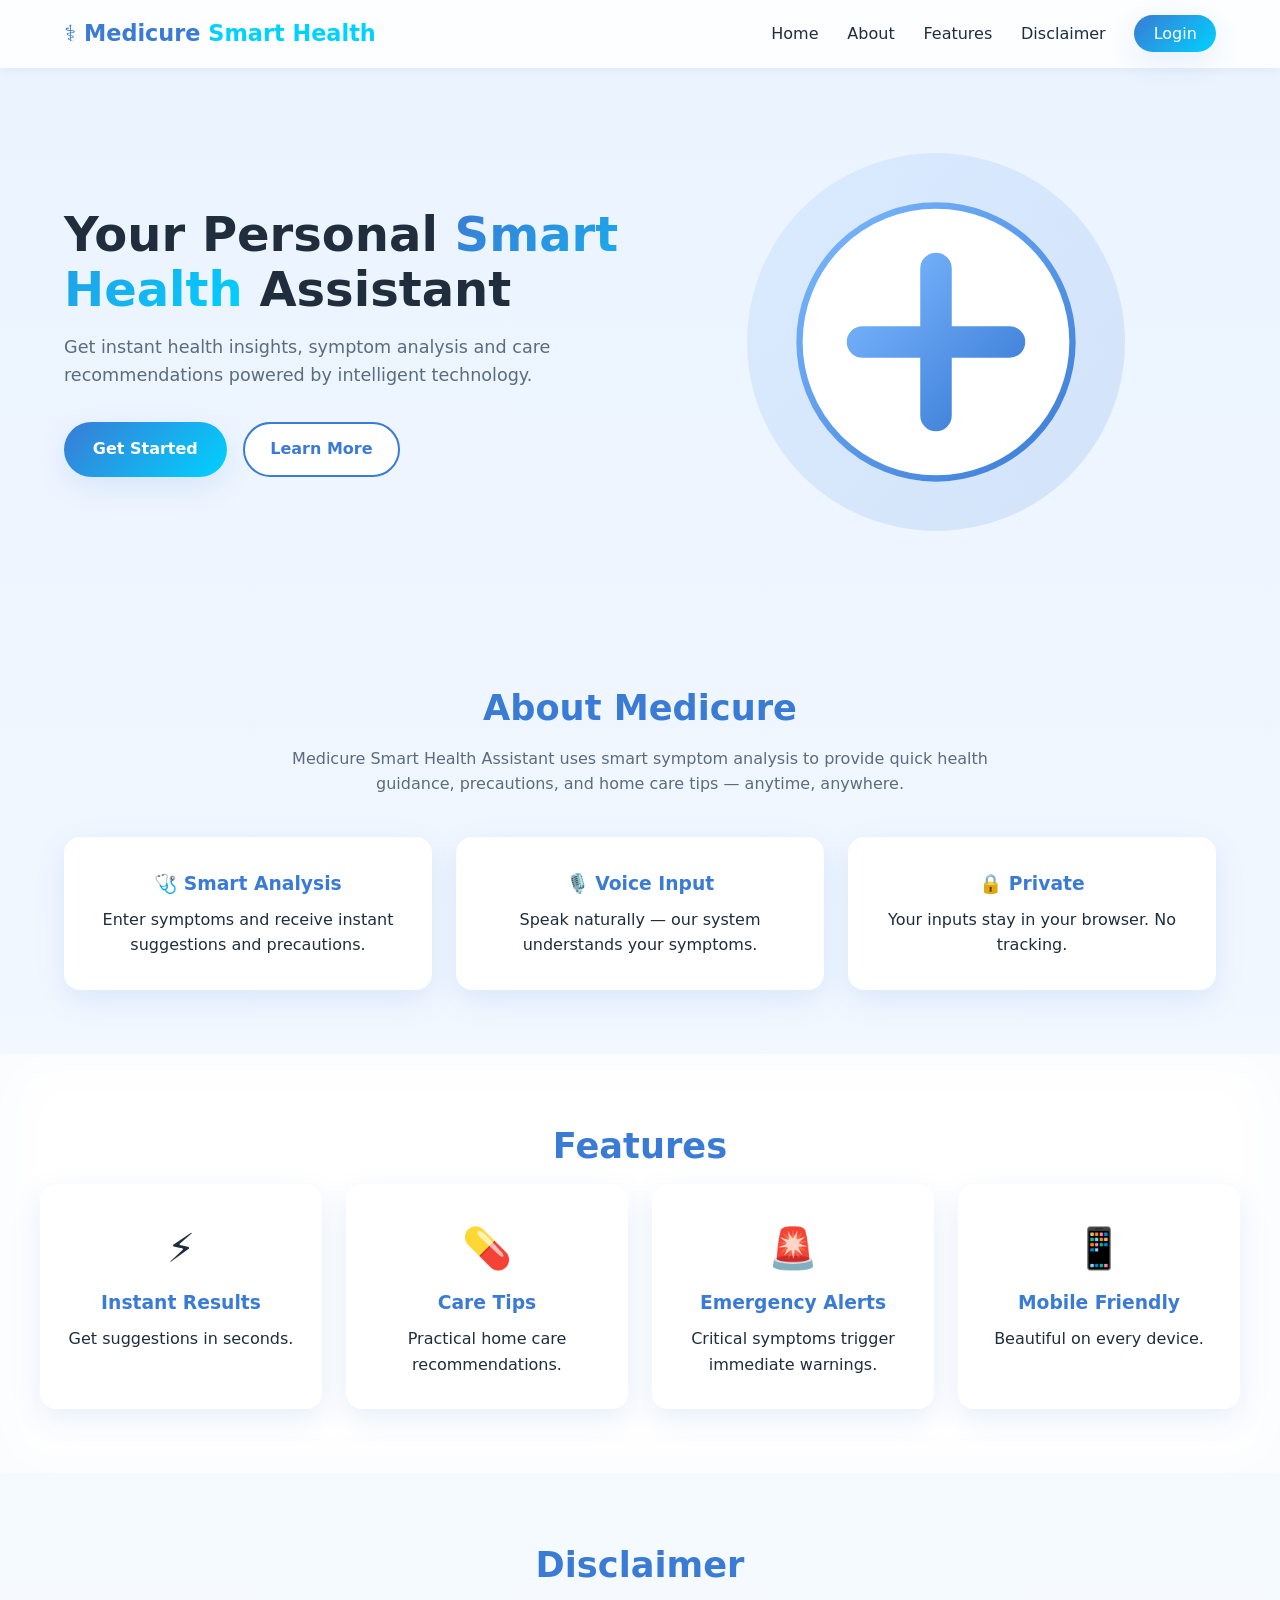
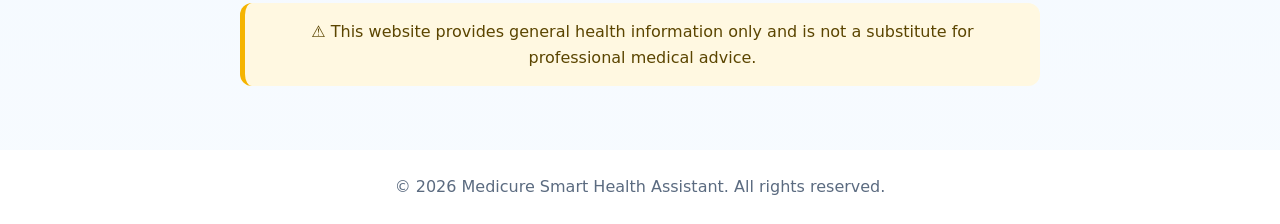
<file: index.html>
<!DOCTYPE html>
<html lang="en">
<head>
<meta charset="UTF-8" />
<meta name="viewport" content="width=device-width, initial-scale=1.0" />
<title>Medicure Smart Health Assistant</title>
<link rel="stylesheet" href="style.css" />
</head>
<body>
<nav class="navbar">
  <div class="nav-container">
    <a href="index.html" class="logo">⚕️ Medicure <span>Smart Health</span></a>
    <ul class="nav-links">
      <li><a href="#home">Home</a></li>
      <li><a href="#about">About</a></li>
      <li><a href="#features">Features</a></li>
      <li><a href="#disclaimer">Disclaimer</a></li>
      <li><a href="login.html" class="btn-login">Login</a></li>
    </ul>
    <div class="hamburger" id="hamburger">&#9776;</div>
  </div>
</nav>

<section id="home" class="hero">
  <div class="hero-content">
    <h1>Your Personal <span>Smart Health</span> Assistant</h1>
    <p>Get instant health insights, symptom analysis and care recommendations powered by intelligent technology.</p>
    <div class="hero-buttons">
      <a href="login.html" class="btn-primary">Get Started</a>
      <a href="#about" class="btn-secondary">Learn More</a>
    </div>
  </div>
  <div class="hero-illustration">
    <svg viewBox="0 0 400 400" xmlns="http://www.w3.org/2000/svg">
      <defs>
        <linearGradient id="g1" x1="0" y1="0" x2="1" y2="1">
          <stop offset="0%" stop-color="#7bb8ff"/>
          <stop offset="100%" stop-color="#3a7bd5"/>
        </linearGradient>
      </defs>
      <circle cx="200" cy="200" r="180" fill="url(#g1)" opacity="0.15"/>
      <circle cx="200" cy="200" r="130" fill="#ffffff"/>
      <path d="M200 130 v140 M130 200 h140" stroke="url(#g1)" stroke-width="30" stroke-linecap="round"/>
      <circle cx="200" cy="200" r="130" fill="none" stroke="url(#g1)" stroke-width="6"/>
    </svg>
  </div>
</section>

<section id="about" class="section">
  <h2>About Medicure</h2>
  <p class="section-sub">Medicure Smart Health Assistant uses smart symptom analysis to provide quick health guidance, precautions, and home care tips — anytime, anywhere.</p>
  <div class="about-grid">
    <div class="about-card"><h3>🩺 Smart Analysis</h3><p>Enter symptoms and receive instant suggestions and precautions.</p></div>
    <div class="about-card"><h3>🎙️ Voice Input</h3><p>Speak naturally — our system understands your symptoms.</p></div>
    <div class="about-card"><h3>🔒 Private</h3><p>Your inputs stay in your browser. No tracking.</p></div>
  </div>
</section>

<section id="features" class="section alt">
  <h2>Features</h2>
  <div class="features-grid">
    <div class="feature"><div class="ficon">⚡</div><h3>Instant Results</h3><p>Get suggestions in seconds.</p></div>
    <div class="feature"><div class="ficon">💊</div><h3>Care Tips</h3><p>Practical home care recommendations.</p></div>
    <div class="feature"><div class="ficon">🚨</div><h3>Emergency Alerts</h3><p>Critical symptoms trigger immediate warnings.</p></div>
    <div class="feature"><div class="ficon">📱</div><h3>Mobile Friendly</h3><p>Beautiful on every device.</p></div>
  </div>
</section>

<section id="disclaimer" class="section disclaimer-section">
  <h2>Disclaimer</h2>
  <p class="disclaimer-box">⚠️ This website provides general health information only and is not a substitute for professional medical advice.</p>
</section>

<footer>
  <p>© 2026 Medicure Smart Health Assistant. All rights reserved.</p>
</footer>

<script src="script.js"></script>
</body>
</html>
</file>
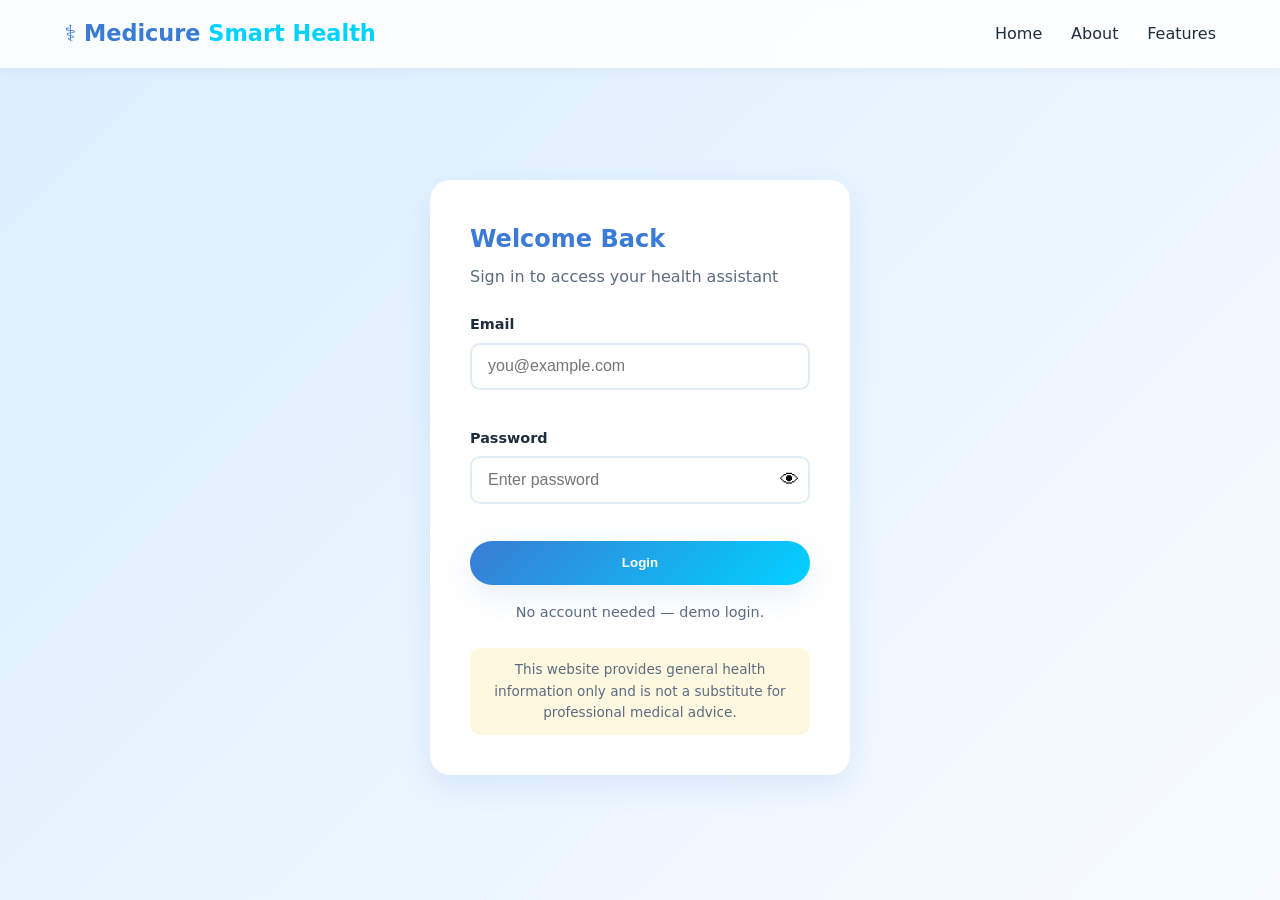
<file: login.html>
<!DOCTYPE html>
<html lang="en">
<head>
<meta charset="UTF-8" />
<meta name="viewport" content="width=device-width, initial-scale=1.0" />
<title>Login - Medicure Smart Health Assistant</title>
<link rel="stylesheet" href="style.css" />
</head>
<body class="auth-body">
<nav class="navbar">
  <div class="nav-container">
    <a href="index.html" class="logo">⚕️ Medicure <span>Smart Health</span></a>
    <ul class="nav-links">
      <li><a href="index.html">Home</a></li>
      <li><a href="index.html#about">About</a></li>
      <li><a href="index.html#features">Features</a></li>
    </ul>
  </div>
</nav>

<div class="auth-wrapper">
  <div class="auth-card fade-in">
    <h2>Welcome Back</h2>
    <p class="auth-sub">Sign in to access your health assistant</p>
    <form id="loginForm" novalidate>
      <div class="field">
        <label for="email">Email</label>
        <input type="email" id="email" placeholder="you@example.com" required />
        <small class="error" id="emailErr"></small>
      </div>
      <div class="field">
        <label for="password">Password</label>
        <div class="pw-wrap">
          <input type="password" id="password" placeholder="Enter password" required />
          <button type="button" class="pw-toggle" id="pwToggle">👁</button>
        </div>
        <small class="error" id="pwErr"></small>
      </div>
      <button type="submit" class="btn-primary full">Login</button>
    </form>
    <p class="auth-foot">No account needed — demo login.</p>
    <p class="disclaimer-mini">This website provides general health information only and is not a substitute for professional medical advice.</p>
  </div>
</div>

<script src="script.js"></script>
</body>
</html>
</file>
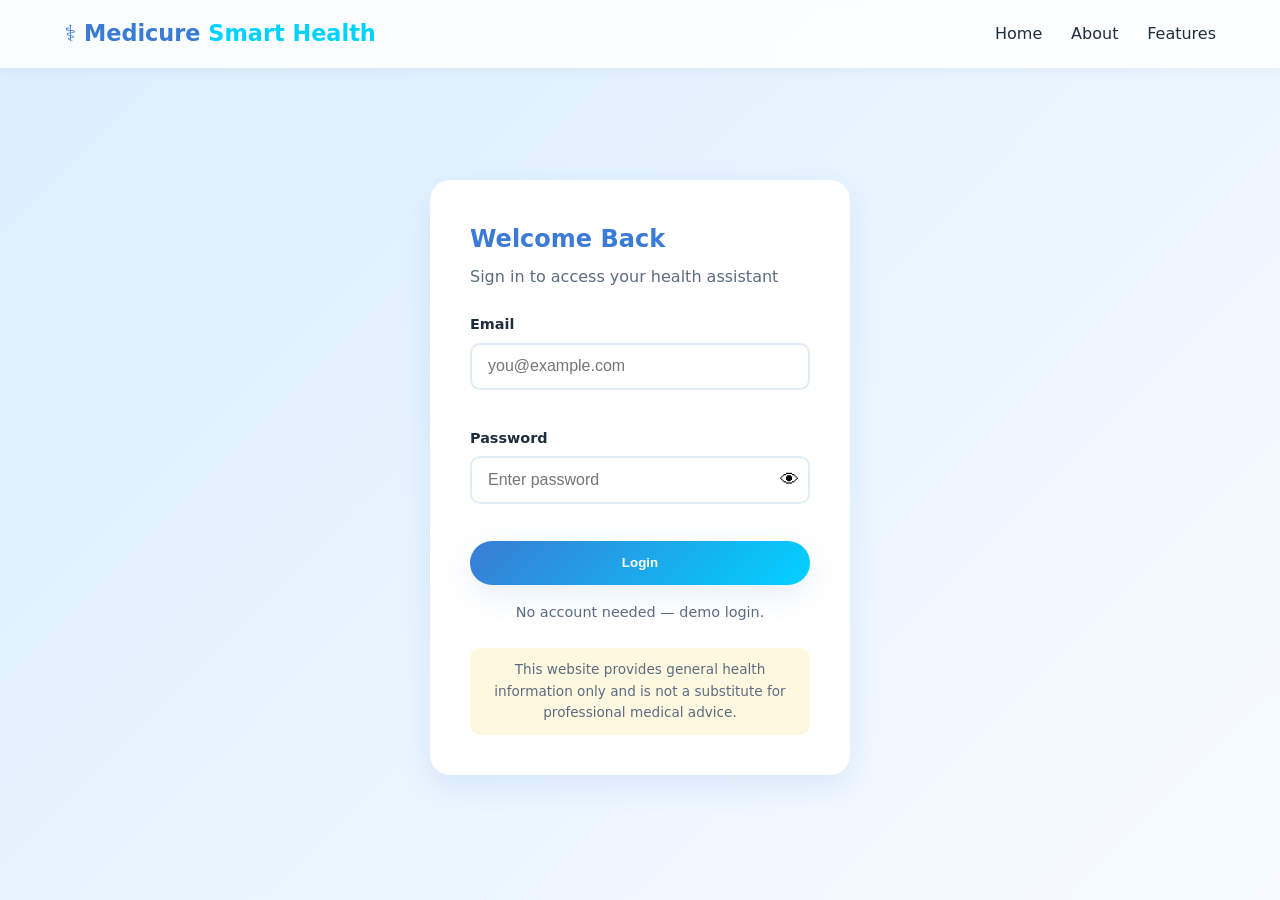
<file: symptom.html>
<!DOCTYPE html>
<html lang="en">
<head>
<meta charset="UTF-8" />
<meta name="viewport" content="width=device-width, initial-scale=1.0" />
<title>Symptom Checker - Medicure Smart Health Assistant</title>
<link rel="stylesheet" href="style.css" />
</head>
<body>
<nav class="navbar">
  <div class="nav-container">
    <a href="index.html" class="logo">⚕️ Medicure <span>Smart Health</span></a>
    <ul class="nav-links">
      <li><a href="index.html">Home</a></li>
      <li><a href="index.html#about">About</a></li>
      <li><a href="#" id="logoutBtn" class="btn-login">Logout</a></li>
    </ul>
  </div>
</nav>

<section class="checker">
  <div class="checker-card fade-in">
    <h2>Smart Health Symptom Checker</h2>
    <p class="section-sub">Describe your symptoms below or use voice input.</p>

    <textarea id="symptomInput" placeholder="E.g. I have fever, cough and body pain..."></textarea>

    <div class="checker-actions">
      <button id="voiceBtn" class="btn-secondary">🎙 Voice Input</button>
      <button id="clearBtn" class="btn-secondary">🗑 Clear</button>
      <button id="analyzeBtn" class="btn-primary">✨ Get Suggestions</button>
    </div>

    <div id="loader" class="loader hidden"><div class="spinner"></div><p>Analyzing your symptoms...</p></div>

    <div id="results" class="results"></div>

    <p class="disclaimer-mini">⚠️ This website provides general health information only and is not a substitute for professional medical advice.</p>
  </div>
</section>

<script src="script.js"></script>
</body>
</html>
</file>
<file: style.css>
* { margin:0; padding:0; box-sizing:border-box; }
:root {
  --blue:#3a7bd5;
  --blue-2:#00d2ff;
  --bg:#f4f9ff;
  --text:#1f2d3d;
  --muted:#5b6b80;
  --card:#ffffff;
  --shadow:0 10px 30px rgba(58,123,213,.12);
  --radius:16px;
}
html { scroll-behavior:smooth; }
body {
  font-family:'Segoe UI', system-ui, -apple-system, Roboto, sans-serif;
  background:linear-gradient(180deg,#eaf3ff 0%, #f7fbff 100%);
  color:var(--text);
  min-height:100vh;
  line-height:1.6;
}

/* NAV */
.navbar {
  position:sticky; top:0; z-index:100;
  background:rgba(255,255,255,.85);
  backdrop-filter:blur(12px);
  box-shadow:0 2px 12px rgba(0,0,0,.05);
}
.nav-container {
  max-width:1200px; margin:auto;
  display:flex; align-items:center; justify-content:space-between;
  padding:1rem 1.5rem;
}
.logo { font-size:1.4rem; font-weight:700; color:var(--blue); text-decoration:none; }
.logo span { color:var(--blue-2); }
.nav-links { list-style:none; display:flex; gap:1.8rem; align-items:center; }
.nav-links a { text-decoration:none; color:var(--text); font-weight:500; transition:color .2s; }
.nav-links a:hover { color:var(--blue); }
.btn-login {
  background:linear-gradient(135deg,var(--blue),var(--blue-2));
  color:#fff !important; padding:.55rem 1.2rem; border-radius:30px;
  box-shadow:var(--shadow); transition:transform .2s;
}
.btn-login:hover { transform:translateY(-2px); }
.hamburger { display:none; font-size:1.6rem; cursor:pointer; }

/* HERO */
.hero {
  display:grid; grid-template-columns:1fr 1fr; gap:2rem; align-items:center;
  max-width:1200px; margin:auto; padding:4rem 1.5rem;
}
.hero-content h1 { font-size:3rem; line-height:1.15; margin-bottom:1rem; }
.hero-content h1 span { background:linear-gradient(135deg,var(--blue),var(--blue-2)); -webkit-background-clip:text; -webkit-text-fill-color:transparent; }
.hero-content p { color:var(--muted); font-size:1.1rem; margin-bottom:2rem; max-width:500px; }
.hero-buttons { display:flex; gap:1rem; flex-wrap:wrap; }
.btn-primary {
  background:linear-gradient(135deg,var(--blue),var(--blue-2));
  color:#fff; border:none; padding:.9rem 1.8rem;
  border-radius:30px; font-weight:600; cursor:pointer; text-decoration:none;
  box-shadow:var(--shadow); transition:transform .25s, box-shadow .25s;
  display:inline-block;
}
.btn-primary:hover { transform:translateY(-3px); box-shadow:0 14px 32px rgba(58,123,213,.3); }
.btn-primary.full { width:100%; }
.btn-secondary {
  background:#fff; color:var(--blue);
  border:2px solid var(--blue); padding:.8rem 1.6rem;
  border-radius:30px; font-weight:600; cursor:pointer; text-decoration:none;
  transition:all .25s;
}
.btn-secondary:hover { background:var(--blue); color:#fff; transform:translateY(-2px); }
.hero-illustration svg { width:100%; max-width:420px; margin:auto; display:block; animation:float 5s ease-in-out infinite; }
@keyframes float { 0%,100%{ transform:translateY(0);} 50%{ transform:translateY(-15px);} }

/* SECTIONS */
.section { padding:4rem 1.5rem; max-width:1200px; margin:auto; text-align:center; }
.section.alt { background:#ffffff; max-width:none; box-shadow:inset 0 0 60px rgba(58,123,213,.04); }
.section.alt > * { max-width:1200px; margin-left:auto; margin-right:auto; }
.section h2 { font-size:2.2rem; margin-bottom:.6rem; color:var(--blue); }
.section-sub { color:var(--muted); max-width:700px; margin:0 auto 2.5rem; }
.about-grid, .features-grid { display:grid; gap:1.5rem; grid-template-columns:repeat(auto-fit,minmax(240px,1fr)); }
.about-card, .feature {
  background:var(--card); padding:2rem 1.5rem; border-radius:var(--radius);
  box-shadow:var(--shadow); transition:transform .3s;
}
.about-card:hover, .feature:hover { transform:translateY(-6px); }
.about-card h3, .feature h3 { margin-bottom:.5rem; color:var(--blue); }
.ficon { font-size:2.5rem; margin-bottom:.5rem; }

.disclaimer-section { padding-bottom:2rem; }
.disclaimer-box {
  background:#fff8e1; border-left:5px solid #f5b400;
  padding:1rem 1.5rem; border-radius:12px; max-width:800px; margin:auto;
  color:#5b4500; font-weight:500;
}
.disclaimer-mini {
  margin-top:1.5rem; font-size:.85rem; color:var(--muted);
  background:#fff8e1; padding:.7rem 1rem; border-radius:10px; text-align:center;
}

footer {
  text-align:center; padding:1.5rem; color:var(--muted);
  background:#fff; margin-top:2rem;
}

/* AUTH */
.auth-body { background:linear-gradient(135deg,#dbeeff,#f7fbff); min-height:100vh; }
.auth-wrapper {
  min-height:calc(100vh - 80px); display:flex; align-items:center; justify-content:center; padding:2rem 1rem;
}
.auth-card {
  background:#fff; padding:2.5rem; border-radius:20px; box-shadow:var(--shadow);
  width:100%; max-width:420px;
}
.auth-card h2 { color:var(--blue); margin-bottom:.3rem; }
.auth-sub { color:var(--muted); margin-bottom:1.5rem; }
.field { margin-bottom:1.2rem; text-align:left; }
.field label { display:block; font-weight:600; margin-bottom:.4rem; font-size:.9rem; }
.field input {
  width:100%; padding:.8rem 1rem; border:2px solid #e1ecf7; border-radius:10px;
  font-size:1rem; outline:none; transition:border-color .2s;
}
.field input:focus { border-color:var(--blue); }
.pw-wrap { position:relative; }
.pw-toggle {
  position:absolute; right:.7rem; top:50%; transform:translateY(-50%);
  background:none; border:none; cursor:pointer; font-size:1.2rem;
}
.error { color:#d33; font-size:.8rem; display:block; margin-top:.3rem; min-height:1em; }
.auth-foot { text-align:center; color:var(--muted); margin-top:1rem; font-size:.9rem; }

.fade-in { animation:fadeIn .7s ease both; }
@keyframes fadeIn { from { opacity:0; transform:translateY(20px);} to { opacity:1; transform:translateY(0);} }

/* CHECKER */
.checker { max-width:900px; margin:auto; padding:3rem 1.5rem; }
.checker-card { background:#fff; padding:2.5rem; border-radius:20px; box-shadow:var(--shadow); }
.checker-card h2 { color:var(--blue); margin-bottom:.4rem; }
#symptomInput {
  width:100%; min-height:160px; padding:1rem; margin-top:1rem;
  border:2px solid #e1ecf7; border-radius:12px; font-size:1rem; font-family:inherit;
  resize:vertical; outline:none; transition:border-color .2s;
}
#symptomInput:focus { border-color:var(--blue); }
.checker-actions { display:flex; gap:.8rem; flex-wrap:wrap; margin-top:1rem; }
.checker-actions button { font-size:.95rem; }

.loader { text-align:center; padding:2rem; }
.loader.hidden { display:none; }
.spinner {
  width:48px; height:48px; border:5px solid #e1ecf7; border-top-color:var(--blue);
  border-radius:50%; margin:auto; animation:spin 1s linear infinite;
}
@keyframes spin { to { transform:rotate(360deg);} }

.results { margin-top:1.5rem; display:flex; flex-direction:column; gap:1rem; }
.result-card {
  background:linear-gradient(135deg,#f7fbff,#eaf3ff);
  border-left:5px solid var(--blue); padding:1.2rem 1.4rem;
  border-radius:12px; box-shadow:var(--shadow);
  animation:fadeIn .5s ease;
}
.result-card h3 { color:var(--blue); margin-bottom:.5rem; font-size:1.1rem; }
.result-card ul { padding-left:1.2rem; color:var(--text); }
.result-card.emergency {
  background:linear-gradient(135deg,#ffe5e5,#fff0f0);
  border-left-color:#d33; color:#7a0000;
}
.result-card.emergency h3 { color:#d33; }

.voice-active { background:var(--blue) !important; color:#fff !important; }

/* RESPONSIVE */
@media(max-width:820px) {
  .hero { grid-template-columns:1fr; text-align:center; padding:2.5rem 1.2rem; }
  .hero-content p { margin-left:auto; margin-right:auto; }
  .hero-buttons { justify-content:center; }
  .hero-content h1 { font-size:2.2rem; }
  .nav-links { display:none; position:absolute; top:100%; left:0; right:0;
    background:#fff; flex-direction:column; padding:1rem; gap:1rem; box-shadow:var(--shadow); }
  .nav-links.open { display:flex; }
  .hamburger { display:block; }
  .section h2 { font-size:1.8rem; }
  .checker-card, .auth-card { padding:1.5rem; }
}

/* Result sections */
.result-section { margin-top:1rem; padding-top:.8rem; border-top:1px dashed rgba(58,123,213,.2); }
.result-section h4 { color:var(--blue); margin-bottom:.4rem; font-size:1rem; }
.result-section ul { margin-left:1.2rem; }
.result-msg { font-weight:500; }
.result-card.emergency { background:linear-gradient(135deg,#ffe5e5,#fff0f0); border-left:6px solid #e63946; }
.result-card.emergency h3, .result-card.emergency h4 { color:#c1121f; }

/* ===== Severity badges & glass result cards (advanced engine) ===== */
.result-head { display:flex; align-items:center; justify-content:space-between; gap:.75rem; flex-wrap:wrap; }
.result-card.glass {
  background: rgba(255,255,255,.7);
  backdrop-filter: blur(14px);
  -webkit-backdrop-filter: blur(14px);
  border: 1px solid rgba(58,123,213,.18);
  box-shadow: 0 12px 40px rgba(58,123,213,.15);
  border-radius: var(--radius);
  padding: 1.4rem;
  margin-bottom: 1.2rem;
  transition: transform .25s ease, box-shadow .25s ease;
}
.result-card.glass:hover { transform: translateY(-3px); box-shadow: 0 18px 50px rgba(58,123,213,.22); }
.sev-badge {
  display:inline-block; padding:.3rem .8rem; border-radius:999px;
  font-size:.75rem; font-weight:700; letter-spacing:.06em;
  color:#fff; text-transform:uppercase;
}
.sev-low      { background: linear-gradient(135deg,#16a34a,#22c55e); }
.sev-moderate { background: linear-gradient(135deg,#f59e0b,#fbbf24); color:#3a2a00; }
.sev-high     { background: linear-gradient(135deg,#dc2626,#ef4444); }
.result-card.emergency {
  background: linear-gradient(135deg,#fff1f2,#ffe4e6);
  border:1px solid #fecaca; border-left:6px solid #dc2626;
  color:#7f1d1d;
}
.result-card.emergency h3 { color:#b91c1c; font-size:1.25rem; }
.disclaimer-note {
  margin-top:1rem; padding:.9rem 1.1rem; border-radius:12px;
  background: rgba(58,123,213,.08); color:var(--muted);
  border-left:4px solid var(--blue); font-size:.92rem;
}
@media (max-width:520px){
  .result-head { flex-direction:column; align-items:flex-start; }
}
</file>
